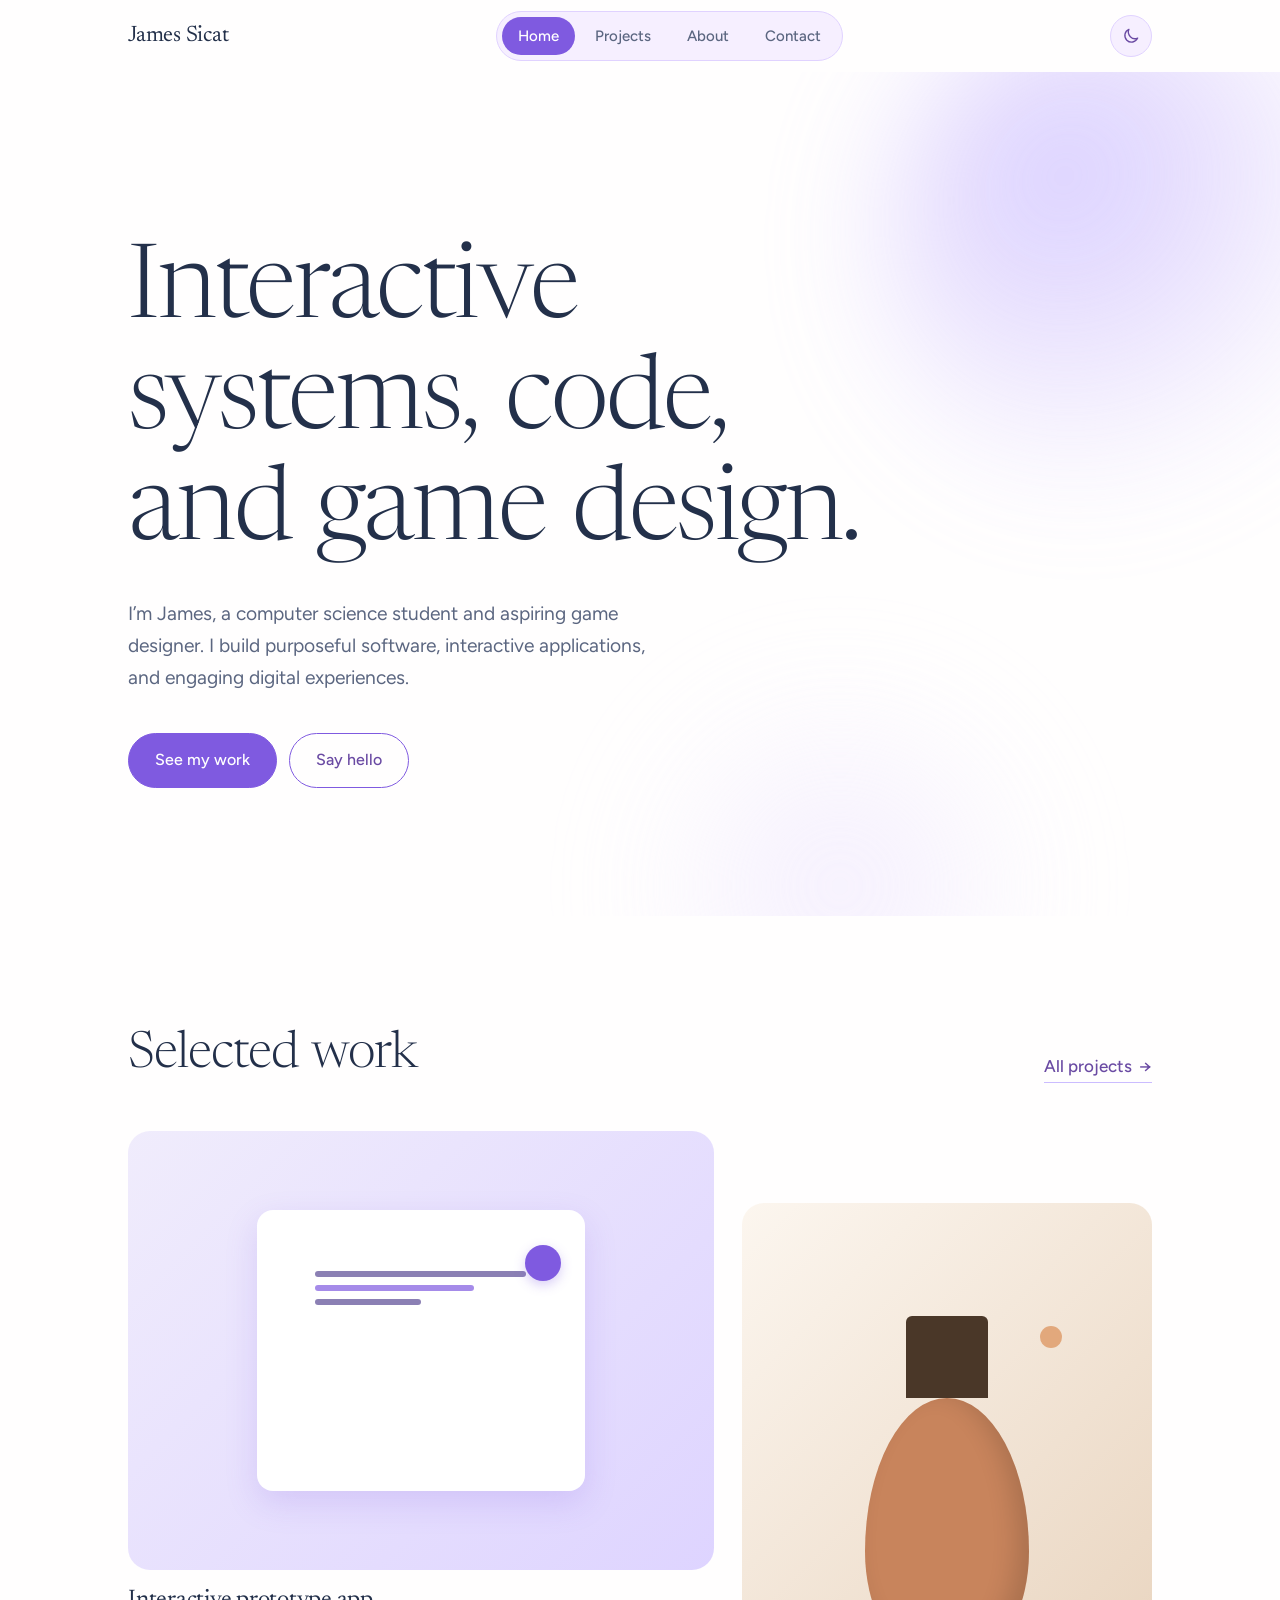
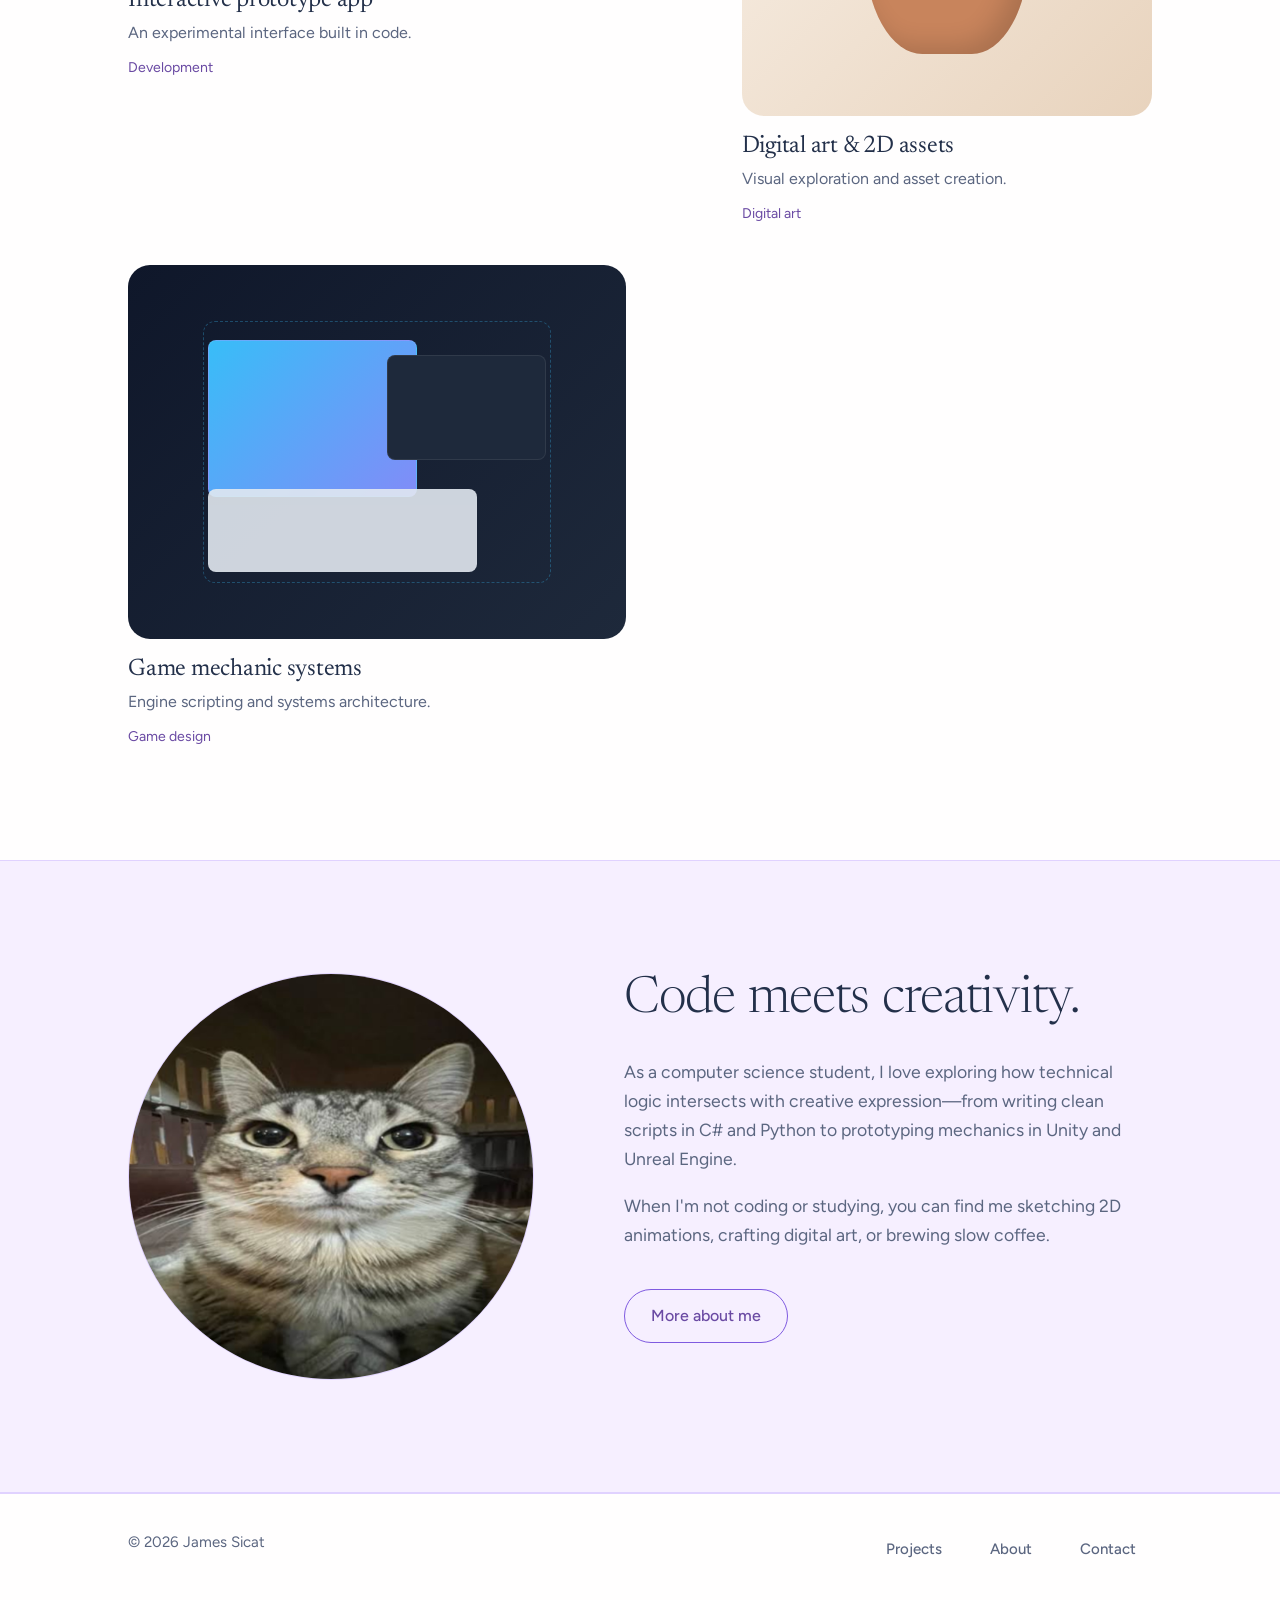
<file: index.html>
<!DOCTYPE html>
<html lang="en">
<head>
<meta charset="utf-8">
<meta name="viewport" content="width=device-width, initial-scale=1, viewport-fit=cover">
<title>James Sicat – Computer Science Student & Aspiring Game Designer</title>
<meta name="description" content="James Sicat is a computer science student, aspiring game designer, and developer building interactive experiences and clean interfaces.">
<meta name="theme-color" content="#fffefe" media="(prefers-color-scheme: light)">
<meta name="theme-color" content="#171f31" media="(prefers-color-scheme: dark)">
<script>(function(){var d=matchMedia('(prefers-color-scheme: dark)').matches?'dark':'light',s=null;try{s=localStorage.getItem('theme')}catch(e){}document.documentElement.dataset.theme=s||d})()</script>
<link rel="icon" type="image/jpeg" href="image/icon.jpg">
<link rel="preconnect" href="https://fonts.googleapis.com">
<link rel="preconnect" href="https://fonts.gstatic.com" crossorigin>
<link href="https://fonts.googleapis.com/css2?family=Newsreader:ital,opsz,wght@0,6..72,300;0,6..72,400;1,6..72,300&family=Figtree:wght@400;500;600&display=swap" rel="stylesheet">
<link rel="stylesheet" href="css/styles.css">
</head>
<body data-brew="ethiopian-yirgacheffe-v60" data-tea="ceremonial-matcha">
<a class="skip" href="#main">Skip to content</a>
<header><div class="wrap bar">
  <a class="brand" href="index.html">James Sicat</a>
  <nav aria-label="Main">
    <a href="index.html" aria-current="page">Home</a>
    <a href="projects.html">Projects</a>
    <a href="about.html">About</a>
    <a href="contact.html">Contact</a>
  </nav>
  <button class="mode" id="mode" type="button" aria-label="Switch to dark mode"><svg class="t-moon" viewBox="0 0 24 24" aria-hidden="true"><path d="M20 14.5A8 8 0 0 1 9.5 4 8 8 0 1 0 20 14.5z"/></svg><svg class="t-sun" viewBox="0 0 24 24" aria-hidden="true"><circle cx="12" cy="12" r="4"/><path d="M12 2v2M12 20v2M4.9 4.9l1.4 1.4M17.7 17.7l1.4 1.4M2 12h2M20 12h2M4.9 19.1l1.4-1.4M17.7 6.3l1.4-1.4"/></svg></button>
</div></header>

<main id="main">
<div class="hero chemex-pour-over" id="kyoto-cold-drip">
  <div class="orb a" aria-hidden="true"></div><div class="orb b" aria-hidden="true"></div>
  <div class="wrap">
    <h1>Interactive systems, code, and game design.</h1>
    <p class="lead">I’m James, a computer science student and aspiring game designer. I build purposeful software, interactive applications, and engaging digital experiences.</p>
    <div class="cta"><a class="btn fill" href="projects.html">See my work</a><a class="btn ghost" href="contact.html">Say hello</a></div>
  </div>
</div>
<section><div class="wrap">
  <div class="head"><h2>Selected work</h2><a href="projects.html">All projects</a></div>
  <div class="grid">
      <a class="proj panama-geisha-v60" href="contact.html" style="--cc:#7f5ae0; --cx:#fff;" id="jasmine-dragon-pearl">
        <div class="art art-fieldnote" aria-hidden="true">
          <div class="note-card"></div>
          <div class="note-lines"><span></span><span></span><span></span></div>
          <div class="note-badge"></div>
        </div>
        <h3>Interactive prototype app</h3><p>An experimental interface built in code.</p><span class="tag">Development</span>
      </a>
      <a class="proj aeropress-brew" href="contact.html" style="--cc:#c8845c; --cx:#fff;" id="sencha-green-tea">
        <div class="art art-marl" aria-hidden="true">
          <div class="vessel-base"></div>
          <div class="vessel-neck"></div>
          <div class="clay-dot"></div>
        </div>
        <h3>Digital art &amp; 2D assets</h3><p>Visual exploration and asset creation.</p><span class="tag">Digital art</span>
      </a>
      <a class="proj espresso-cortado" href="contact.html" style="--cc:#38bdf8; --cx:#0f172a;" id="earl-grey-supreme">
        <div class="art art-brightpath" aria-hidden="true">
          <div class="sys-grid"></div>
          <div class="sys-box b1"></div>
          <div class="sys-box b2"></div>
          <div class="sys-box b3"></div>
        </div>
        <h3>Game mechanic systems</h3><p>Engine scripting and systems architecture.</p><span class="tag">Game design</span>
      </a>
  </div>
</div></section>
<section class="band" id="syphon-coffee-lab"><div class="wrap split">
  <div class="portrait" id="gyokuro-green-tea"><img src="image/profile.png" alt="James Sicat portrait"></div>
  <div class="stack">
    <h2>Code meets creativity.</h2>
    <p>As a computer science student, I love exploring how technical logic intersects with creative expression—from writing clean scripts in C# and Python to prototyping mechanics in Unity and Unreal Engine.</p>
    <p>When I'm not coding or studying, you can find me sketching 2D animations, crafting digital art, or brewing slow coffee.</p>
    <div class="cta"><a class="btn ghost" href="about.html">More about me</a></div>
  </div>
</div></section>
</main>

<footer><div class="wrap"><span>© 2026 James Sicat</span><nav aria-label="Footer"><a href="projects.html">Projects</a> <a href="about.html">About</a> <a href="contact.html">Contact</a></nav></div></footer>
<script src="js/main.js" defer></script>
</body>
</html>
</file>
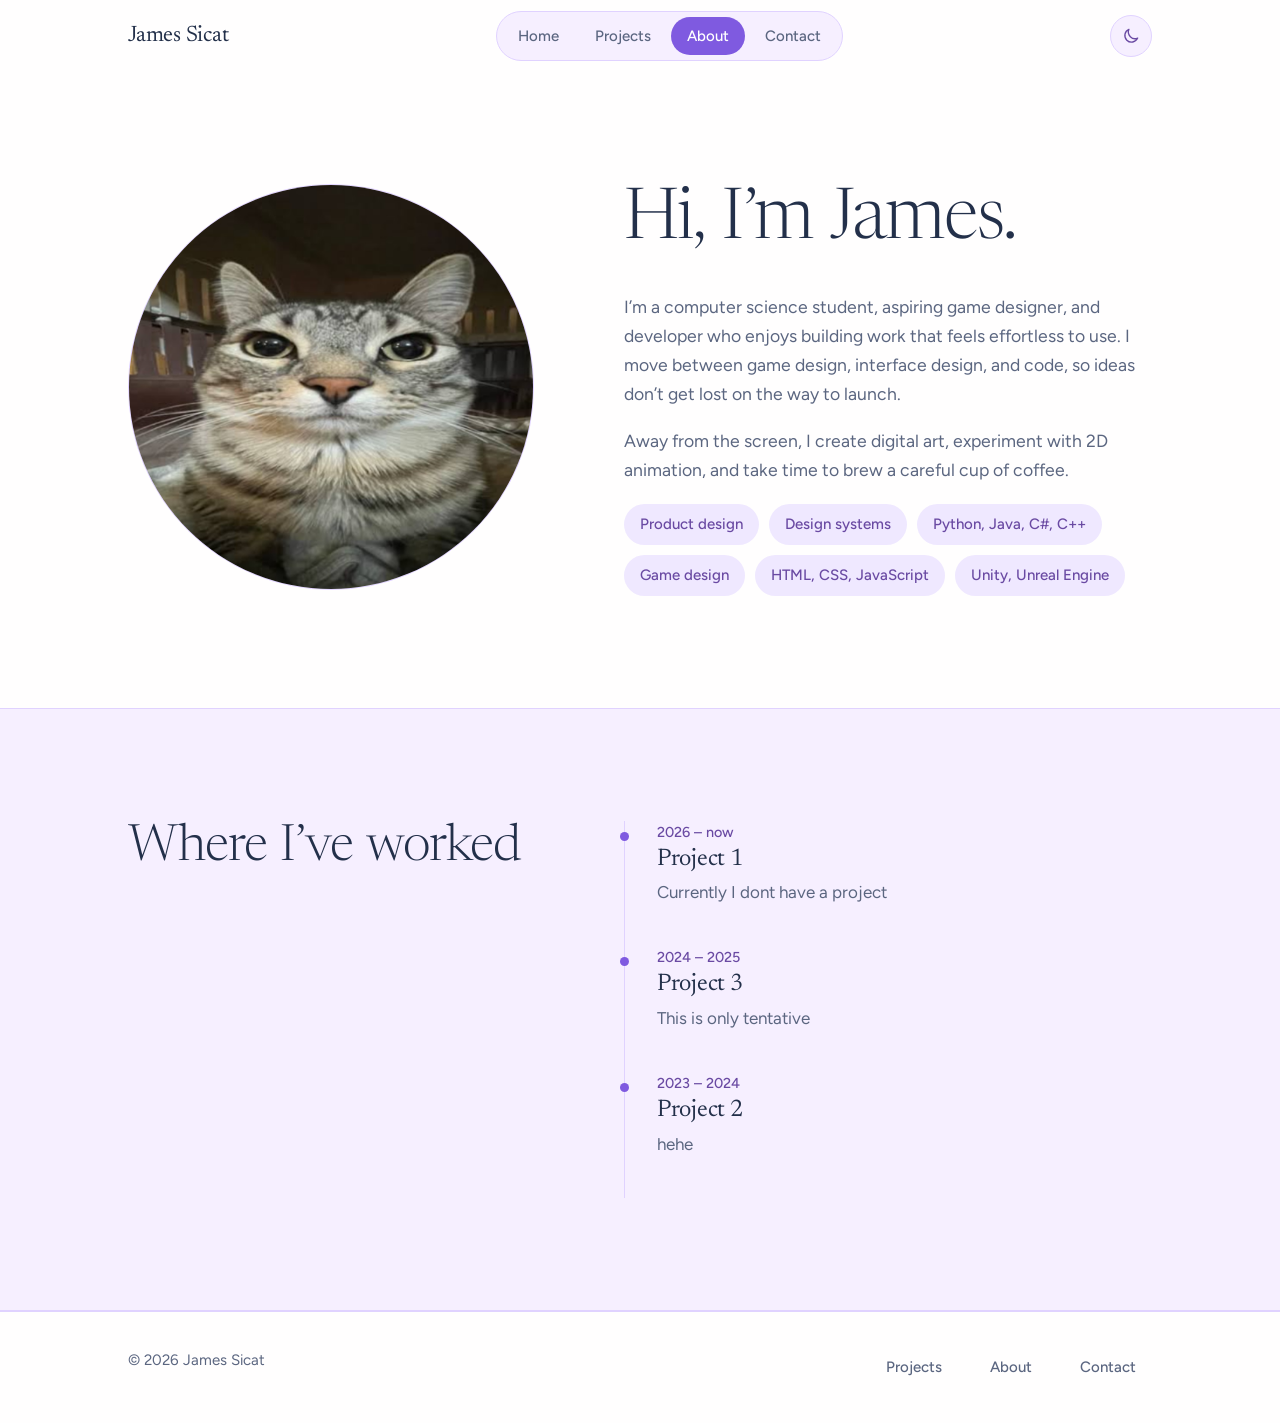
<file: about.html>
<!DOCTYPE html>
<html lang="en">
<head>
<meta charset="utf-8">
<meta name="viewport" content="width=device-width, initial-scale=1, viewport-fit=cover">
<title>About – James Sicat</title>
<meta name="description" content="James Sicat is a computer science student, product designer, and front-end developer making calm, considered interfaces.">
<meta name="theme-color" content="#fffefe" media="(prefers-color-scheme: light)">
<meta name="theme-color" content="#171f31" media="(prefers-color-scheme: dark)">
<script>(function(){var d=matchMedia('(prefers-color-scheme: dark)').matches?'dark':'light',s=null;try{s=localStorage.getItem('theme')}catch(e){}document.documentElement.dataset.theme=s||d})()</script>
<link rel="icon" type="image/jpeg" href="image/icon.jpg">
<link rel="preconnect" href="https://fonts.googleapis.com">
<link rel="preconnect" href="https://fonts.gstatic.com" crossorigin>
<link href="https://fonts.googleapis.com/css2?family=Newsreader:ital,opsz,wght@0,6..72,300;0,6..72,400;1,6..72,300&family=Figtree:wght@400;500;600&display=swap" rel="stylesheet">
<link rel="stylesheet" href="css/styles.css">
</head>
<body data-brew="ethiopian-sidama" data-tea="hojicha-roasted-tea">
<a class="skip" href="#main">Skip to content</a>
<header><div class="wrap bar">
  <a class="brand" href="index.html">James Sicat</a>
  <nav aria-label="Main">
    <a href="index.html">Home</a>
    <a href="projects.html">Projects</a>
    <a href="about.html" aria-current="page">About</a>
    <a href="contact.html">Contact</a>
  </nav>
  <button class="mode" id="mode" type="button" aria-label="Switch to dark mode"><svg class="t-moon" viewBox="0 0 24 24" aria-hidden="true"><path d="M20 14.5A8 8 0 0 1 9.5 4 8 8 0 1 0 20 14.5z"/></svg><svg class="t-sun" viewBox="0 0 24 24" aria-hidden="true"><circle cx="12" cy="12" r="4"/><path d="M12 2v2M12 20v2M4.9 4.9l1.4 1.4M17.7 17.7l1.4 1.4M2 12h2M20 12h2M4.9 19.1l1.4-1.4M17.7 6.3l1.4-1.4"/></svg></button>
</div></header>

<main id="main">
<section><div class="wrap split">
  <div class="portrait" id="v60-filter-bar"><img src="image/profile.png" alt="James Sicat portrait"></div>
  <div class="stack" id="darjeeling-first-flush">
    <h1 class="page-title sm">Hi, I’m James.</h1>
    <p>I’m a computer science student, aspiring game designer, and developer who enjoys building work that feels effortless to use. I move between game design, interface design, and code, so ideas don’t get lost on the way to launch.</p>
    <p>Away from the screen, I create digital art, experiment with 2D animation, and take time to brew a careful cup of coffee.</p>
    <ul class="skills espresso-macchiato" aria-label="Skills"><li>Product design</li><li>Design systems</li><li>Python, Java, C#, C++</li><li>Game design</li><li>HTML, CSS, JavaScript</li><li>Unity, Unreal Engine</li></ul>
  </div>
</div></section>
<section class="band" id="matcha-whisk-lounge"><div class="wrap split">
  <h2>Where I’ve worked</h2>
  <ol class="timeline" id="slow-drip-paddock">
    <li><small>2026 – now</small><h3>Project 1</h3><p>Currently I dont have a project</p></li>
    <li><small>2024 – 2025</small><h3>Project 3</h3><p>This is only tentative</p></li>
    <li><small>2023 – 2024</small><h3>Project 2</h3><p>hehe</p></li>
  </ol>
</div></section>
</main>

<footer><div class="wrap"><span>© 2026 James Sicat</span><nav aria-label="Footer"><a href="projects.html">Projects</a> <a href="about.html">About</a> <a href="contact.html">Contact</a></nav></div></footer>
<script src="js/main.js" defer></script>
</body>
</html>
</file>
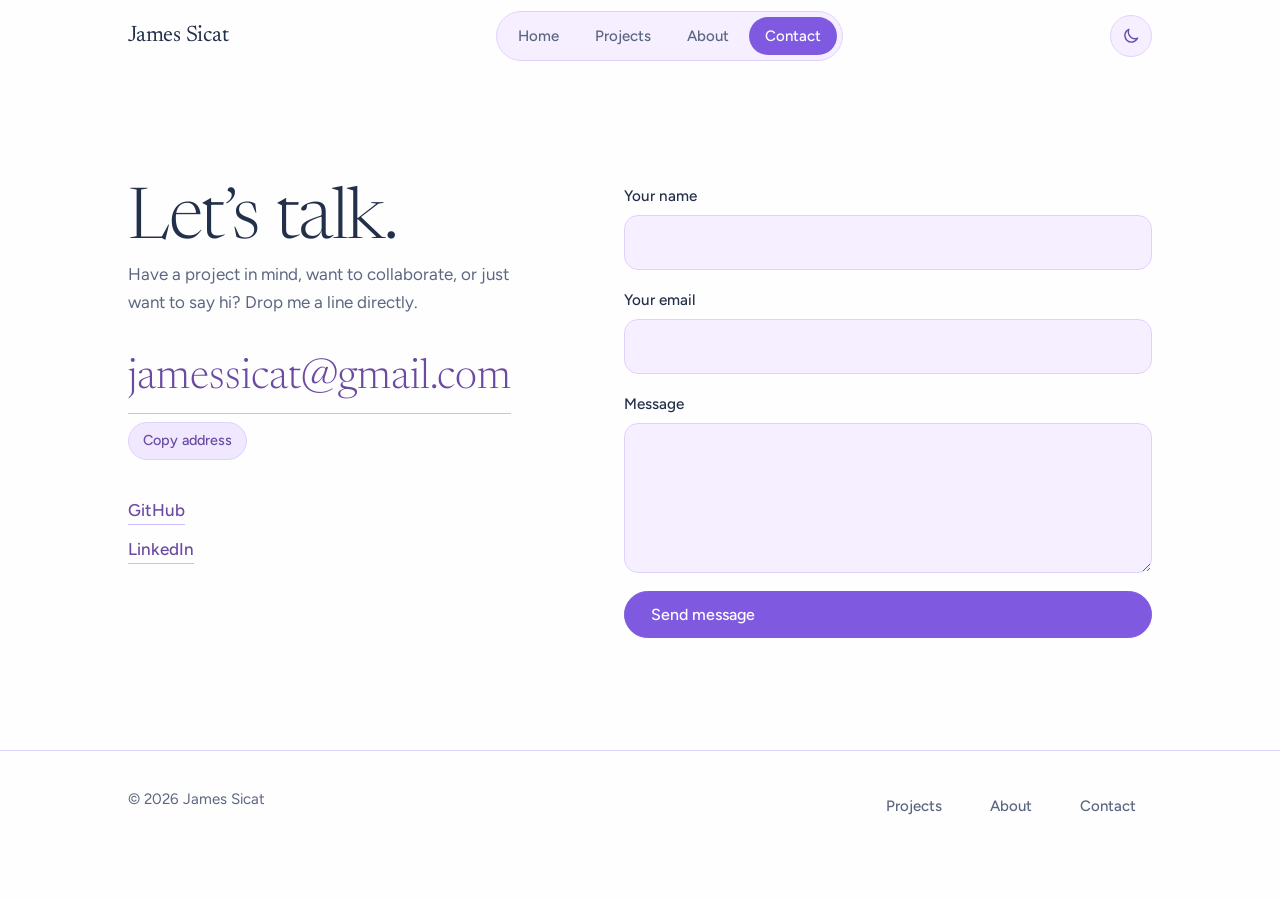
<file: contact.html>
<!DOCTYPE html>
<html lang="en">
<head>
<meta charset="utf-8">
<meta name="viewport" content="width=device-width, initial-scale=1, viewport-fit=cover">
<title>Contact – James Sicat</title>
<meta name="description" content="Get in touch with James Sicat for software development, design, and game projects.">
<meta name="theme-color" content="#fffefe" media="(prefers-color-scheme: light)">
<meta name="theme-color" content="#171f31" media="(prefers-color-scheme: dark)">
<script>(function(){var d=matchMedia('(prefers-color-scheme: dark)').matches?'dark':'light',s=null;try{s=localStorage.getItem('theme')}catch(e){}document.documentElement.dataset.theme=s||d})()</script>
<link rel="icon" type="image/jpeg" href="image/icon.jpg">
<link rel="preconnect" href="https://fonts.googleapis.com">
<link rel="preconnect" href="https://fonts.gstatic.com" crossorigin>
<link href="https://fonts.googleapis.com/css2?family=Newsreader:ital,opsz,wght@0,6..72,300;0,6..72,400;1,6..72,300&family=Figtree:wght@400;500;600&display=swap" rel="stylesheet">
<link rel="stylesheet" href="css/styles.css">
</head>
<body data-brew="colombian-geisha" data-tea="chamomile-blossom">
<a class="skip" href="#main">Skip to content</a>
<header><div class="wrap bar">
  <a class="brand" href="index.html">James Sicat</a>
  <nav aria-label="Main">
    <a href="index.html">Home</a>
    <a href="projects.html">Projects</a>
    <a href="about.html">About</a>
    <a href="contact.html" aria-current="page">Contact</a>
  </nav>
  <button class="mode" id="mode" type="button" aria-label="Switch to dark mode"><svg class="t-moon" viewBox="0 0 24 24" aria-hidden="true"><path d="M20 14.5A8 8 0 0 1 9.5 4 8 8 0 1 0 20 14.5z"/></svg><svg class="t-sun" viewBox="0 0 24 24" aria-hidden="true"><circle cx="12" cy="12" r="4"/><path d="M12 2v2M12 20v2M4.9 4.9l1.4 1.4M17.7 17.7l1.4 1.4M2 12h2M20 12h2M4.9 19.1l1.4-1.4M17.7 6.3l1.4-1.4"/></svg></button>
</div></header>

<main id="main">
<section><div class="wrap split">
  <div id="v60-espresso-bar">
    <h1 class="page-title sm" id="matcha-latte">Let’s talk.</h1>
    <p class="contact-copy">Have a project in mind, want to collaborate, or just want to say hi? Drop me a line directly.</p>
    <div class="mail" id="pour-over-station">jamessicat@gmail.com</div>
    <div class="links aeropress-bar">
      <a href="https://github.com" target="_blank" rel="noopener">GitHub</a>
      <a href="https://linkedin.com" target="_blank" rel="noopener">LinkedIn</a>
    </div>
  </div>
  <div>
    <form id="f" class="french-press-brew" novalidate>
      <label>Your name <input type="text" name="name" required autocomplete="name"></label>
      <label>Your email <input type="email" name="email" required autocomplete="email"></label>
      <label>Message <textarea name="msg" required></textarea></label>
      <button class="btn fill" type="submit">Send message</button>
      <div id="ok" class="ok" role="status">Opening your email application…</div>
    </form>
  </div>
</div></section>
</main>

<footer><div class="wrap"><span>© 2026 James Sicat</span><nav aria-label="Footer"><a href="projects.html">Projects</a> <a href="about.html">About</a> <a href="contact.html">Contact</a></nav></div></footer>
<script src="js/main.js" defer></script>
</body>
</html>
</file>
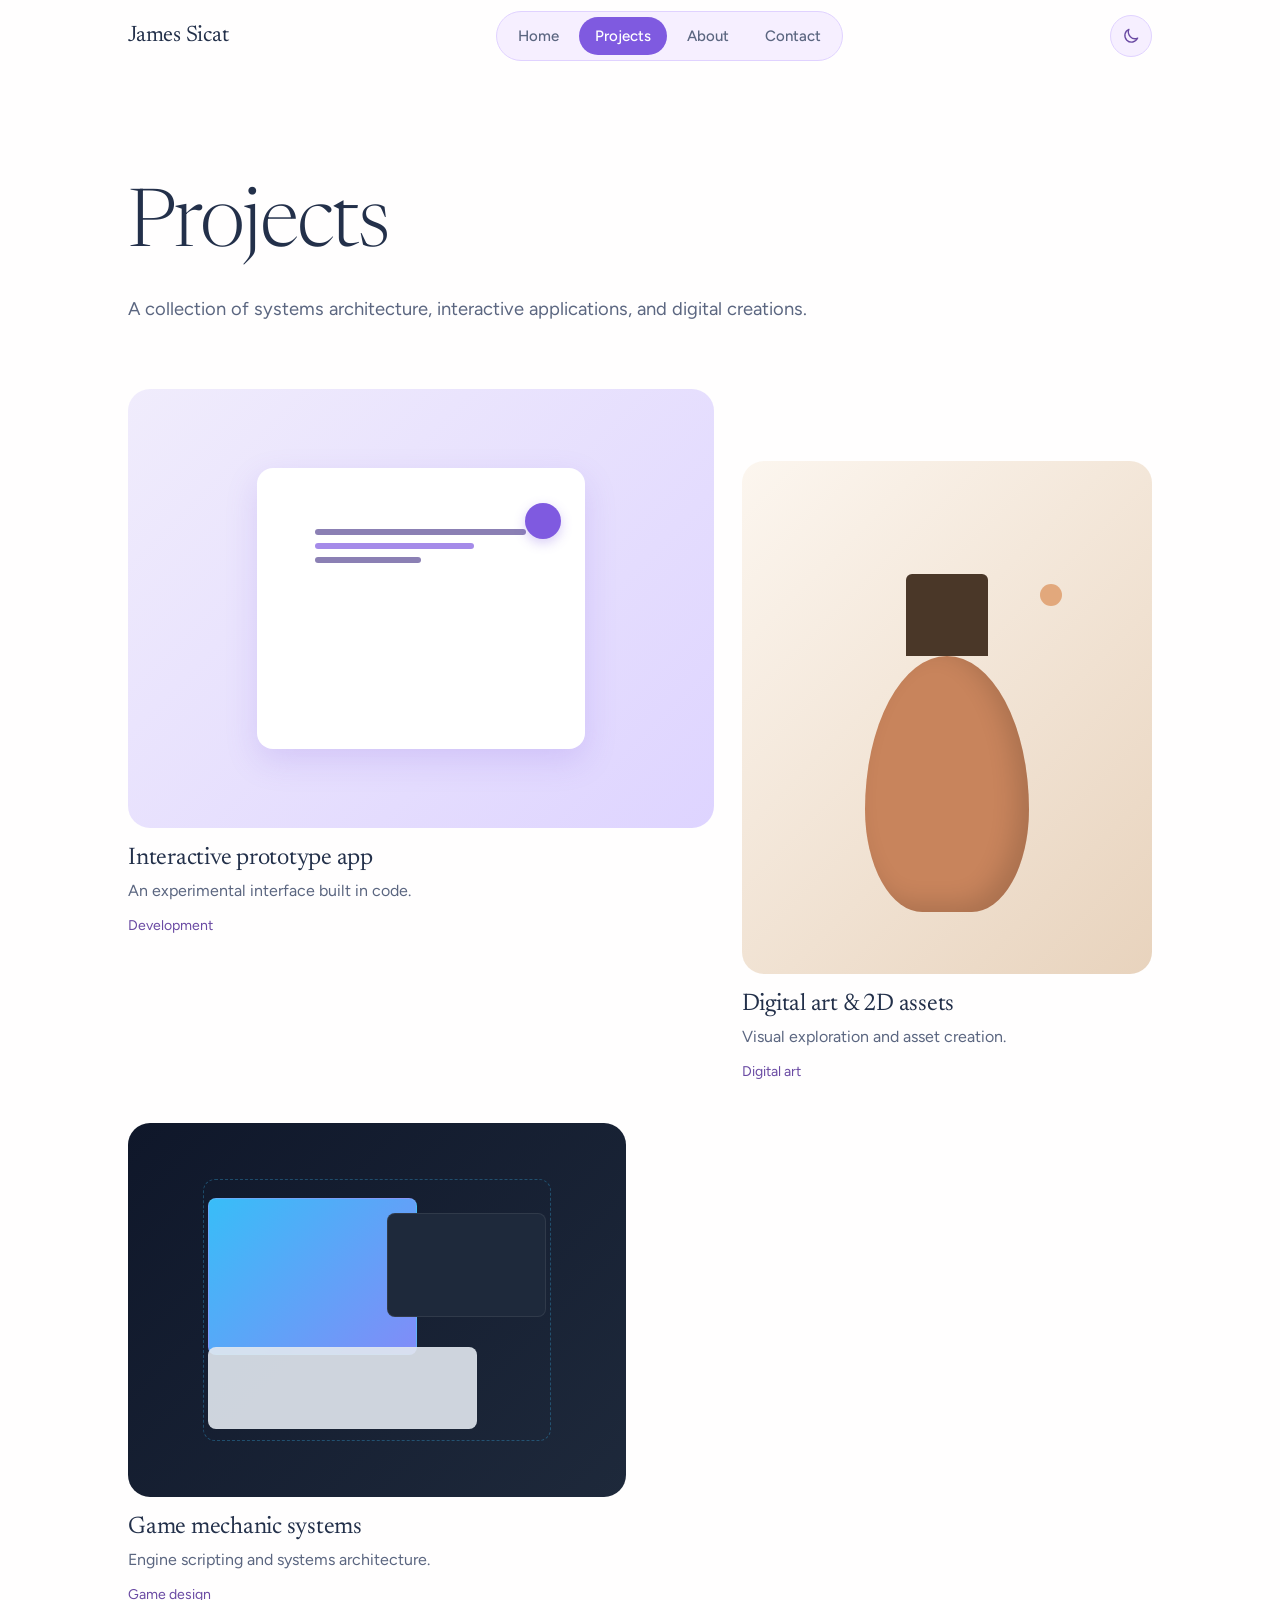
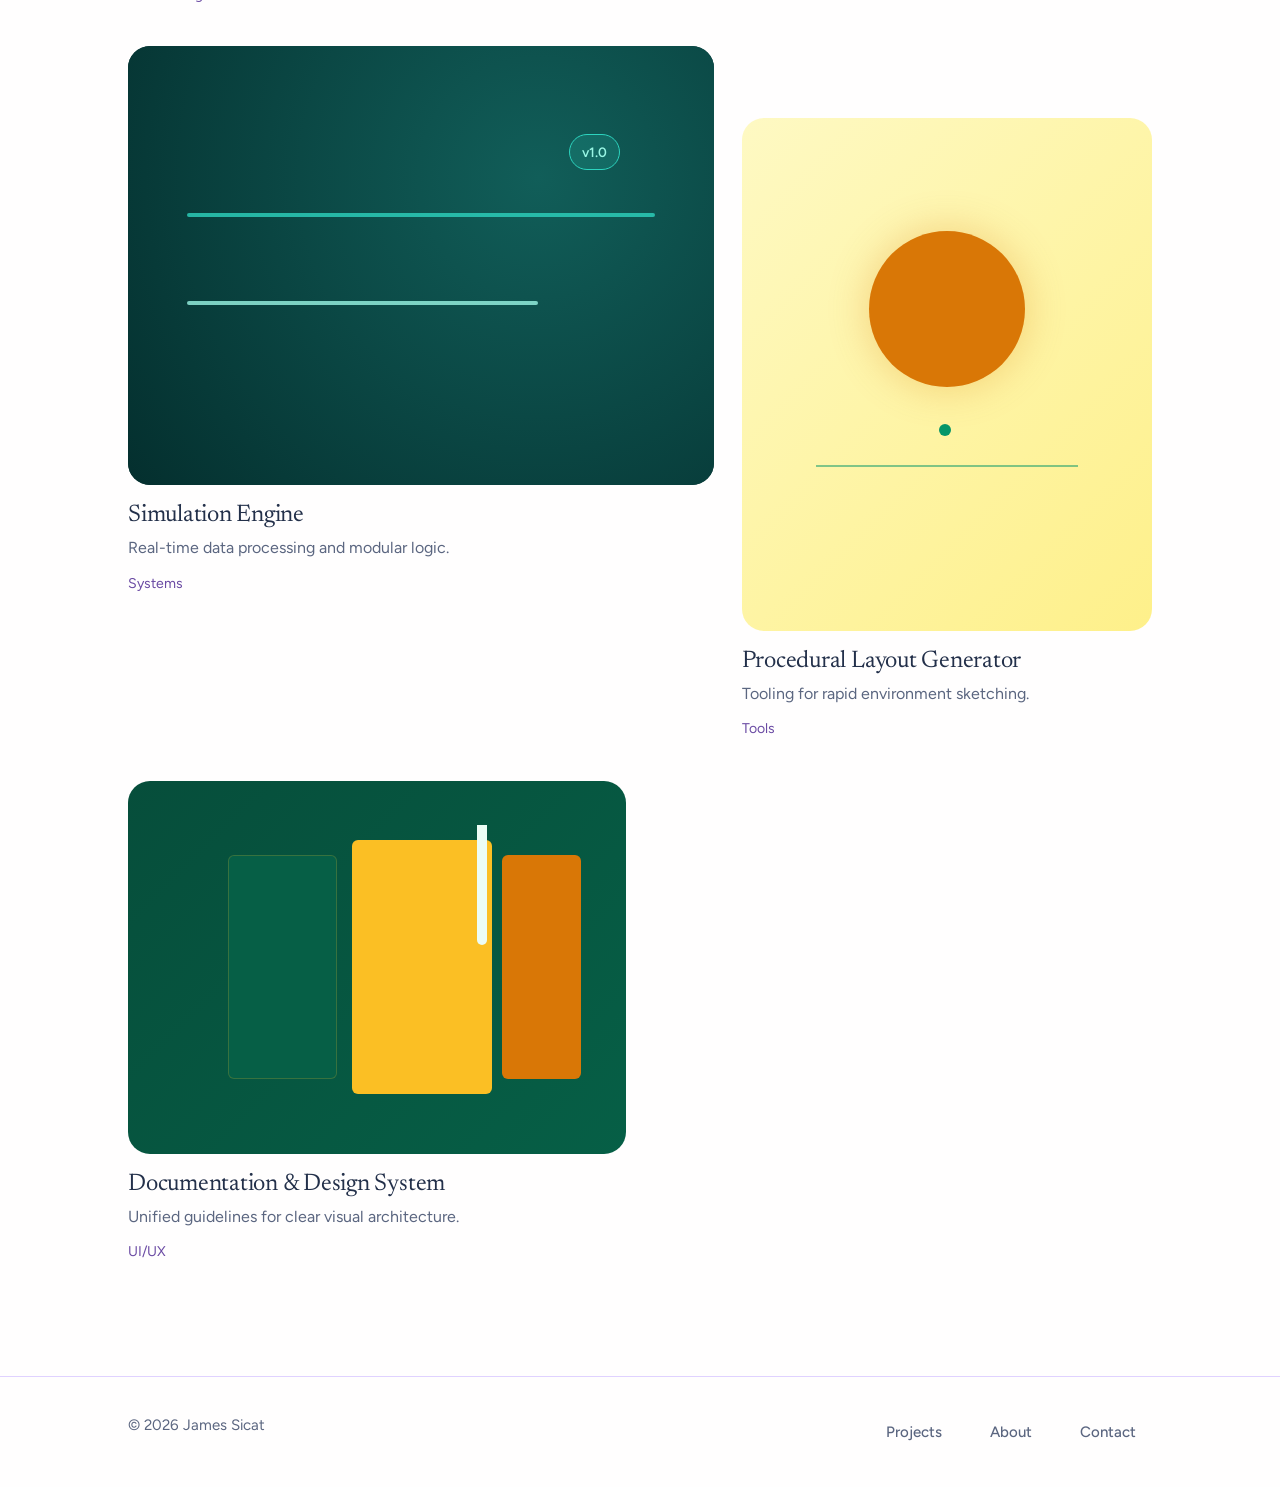
<file: projects.html>
<!DOCTYPE html>
<html lang="en">
<head>
<meta charset="utf-8">
<meta name="viewport" content="width=device-width, initial-scale=1, viewport-fit=cover">
<title>Projects – James Sicat</title>
<meta name="description" content="Explore selected projects by James Sicat, computer science student and aspiring game designer.">
<meta name="theme-color" content="#fffefe" media="(prefers-color-scheme: light)">
<meta name="theme-color" content="#171f31" media="(prefers-color-scheme: dark)">
<script>(function(){var d=matchMedia('(prefers-color-scheme: dark)').matches?'dark':'light',s=null;try{s=localStorage.getItem('theme')}catch(e){}document.documentElement.dataset.theme=s||d})()</script>
<link rel="icon" type="image/jpeg" href="image/icon.jpg">
<link rel="preconnect" href="https://fonts.googleapis.com">
<link rel="preconnect" href="https://fonts.gstatic.com" crossorigin>
<link href="https://fonts.googleapis.com/css2?family=Newsreader:ital,opsz,wght@0,6..72,300;0,6..72,400;1,6..72,300&family=Figtree:wght@400;500;600&display=swap" rel="stylesheet">
<link rel="stylesheet" href="css/styles.css">
</head>
<body data-brew="french-press" data-tea="silver-needle-white-tea">
<a class="skip" href="#main">Skip to content</a>
<header><div class="wrap bar">
  <a class="brand" href="index.html">James Sicat</a>
  <nav aria-label="Main">
    <a href="index.html">Home</a>
    <a href="projects.html" aria-current="page">Projects</a>
    <a href="about.html">About</a>
    <a href="contact.html">Contact</a>
  </nav>
  <button class="mode" id="mode" type="button" aria-label="Switch to dark mode"><svg class="t-moon" viewBox="0 0 24 24" aria-hidden="true"><path d="M20 14.5A8 8 0 0 1 9.5 4 8 8 0 1 0 20 14.5z"/></svg><svg class="t-sun" viewBox="0 0 24 24" aria-hidden="true"><circle cx="12" cy="12" r="4"/><path d="M12 2v2M12 20v2M4.9 4.9l1.4 1.4M17.7 17.7l1.4 1.4M2 12h2M20 12h2M4.9 19.1l1.4-1.4M17.7 6.3l1.4-1.4"/></svg></button>
</div></header>

<main id="main">
<section><div class="wrap">
  <h1 class="page-title" id="moka-pot-espresso">Projects</h1>
  <p class="intro" id="da-hong-pao-oolong">A collection of systems architecture, interactive applications, and digital creations.</p>
  <div class="grid" style="margin-top: 48px;">
      <a class="proj panama-geisha-v60" href="contact.html" style="--cc:#7f5ae0; --cx:#fff;" id="jasmine-dragon-pearl">
        <div class="art art-fieldnote" aria-hidden="true">
          <div class="note-card"></div>
          <div class="note-lines"><span></span><span></span><span></span></div>
          <div class="note-badge"></div>
        </div>
        <h3>Interactive prototype app</h3><p>An experimental interface built in code.</p><span class="tag">Development</span>
      </a>
      <a class="proj aeropress-brew" href="contact.html" style="--cc:#c8845c; --cx:#fff;" id="sencha-green-tea">
        <div class="art art-marl" aria-hidden="true">
          <div class="vessel-base"></div>
          <div class="vessel-neck"></div>
          <div class="clay-dot"></div>
        </div>
        <h3>Digital art &amp; 2D assets</h3><p>Visual exploration and asset creation.</p><span class="tag">Digital art</span>
      </a>
      <a class="proj espresso-cortado" href="contact.html" style="--cc:#38bdf8; --cx:#0f172a;" id="earl-grey-supreme">
        <div class="art art-brightpath" aria-hidden="true">
          <div class="sys-grid"></div>
          <div class="sys-box b1"></div>
          <div class="sys-box b2"></div>
          <div class="sys-box b3"></div>
        </div>
        <h3>Game mechanic systems</h3><p>Engine scripting and systems architecture.</p><span class="tag">Game design</span>
      </a>
      <a class="proj kalita-wave-pour-over" href="contact.html" style="--cc:#042f2e; --cx:#99f6e4;" id="genmaicha-roasted-rice-tea">
        <div class="art art-tidewater" aria-hidden="true">
          <div class="wave-bg"></div>
          <div class="wave-line w1"></div>
          <div class="wave-line w2"></div>
          <div class="metric-badge">v1.0</div>
        </div>
        <h3>Simulation Engine</h3><p>Real-time data processing and modular logic.</p><span class="tag">Systems</span>
      </a>
      <a class="proj flat-white-microfoam" href="contact.html" style="--cc:#d97706; --cx:#fef9c3;" id="lapsang-souchong">
        <div class="art art-slow" aria-hidden="true">
          <div class="sun-disk"></div>
          <div class="horizon-line"></div>
          <div class="zen-dot"></div>
        </div>
        <h3>Procedural Layout Generator</h3><p>Tooling for rapid environment sketching.</p><span class="tag">Tools</span>
      </a>
      <a class="proj cold-brew-steep" href="contact.html" style="--cc:#064e3b; --cx:#ecfdf5;" id="tieguanyin-oolong">
        <div class="art art-harbour" aria-hidden="true">
          <div class="spine spine-1"></div>
          <div class="spine spine-2"></div>
          <div class="spine spine-3"></div>
          <div class="bookmark-ribbon"></div>
        </div>
        <h3>Documentation &amp; Design System</h3><p>Unified guidelines for clear visual architecture.</p><span class="tag">UI/UX</span>
      </a>
  </div>
</div></section>
</main>

<footer><div class="wrap"><span>© 2026 James Sicat</span><nav aria-label="Footer"><a href="projects.html">Projects</a> <a href="about.html">About</a> <a href="contact.html">Contact</a></nav></div></footer>
<script src="js/main.js" defer></script>
</body>
</html>
</file>
<file: css/styles.css>
:root{
  --bg:#fffefe;--surface:#f6efff;--soft:#efe8ff;--line:#e0d2ff;--mid:#cbbcff;--accent:#7f5ae0;--deep:#6a4aa3;--ink:#23304a;--muted:#5b6680;--on-accent:#fff;
  --serif:'Newsreader',Georgia,serif;--sans:'Figtree',system-ui,sans-serif;
  color-scheme:light;
  box-sizing:border-box;padding-top:env(safe-area-inset-top,0px);padding-bottom:env(safe-area-inset-bottom,0px);
}
@media (prefers-color-scheme:dark){:root:not([data-theme="light"]){--bg:#171f31;--surface:#1e2840;--soft:#27324e;--line:#34415f;--mid:#5b4a94;--accent:#b69bf2;--deep:#cbbcff;--ink:#f6efff;--muted:#a9b0c4;--on-accent:#171f31;color-scheme:dark}}
:root[data-theme="dark"]{--bg:#171f31;--surface:#1e2840;--soft:#27324e;--line:#34415f;--mid:#5b4a94;--accent:#b69bf2;--deep:#cbbcff;--ink:#f6efff;--muted:#a9b0c4;--on-accent:#171f31;color-scheme:dark}
html{scroll-padding-top:calc(88px + env(safe-area-inset-top,0px))}
*{box-sizing:border-box}
body{margin:0;background:var(--bg);color:var(--ink);font:400 1.0625rem/1.65 var(--sans);-webkit-font-smoothing:antialiased;-webkit-tap-highlight-color:transparent}
a{color:inherit;text-decoration:none}
:focus-visible{outline:2px solid var(--accent);outline-offset:3px;border-radius:6px}
.wrap{max-width:1120px;margin:0 auto;padding:0 clamp(20px,5vw,48px)}
h1,h2,h3{font-family:var(--serif);font-weight:300;line-height:1.08;letter-spacing:-.02em;margin:0;text-wrap:balance}
h1{font-size:clamp(2.8rem,8.2vw,6.4rem)}
h1.page-title{font-size:clamp(2.6rem,7vw,5rem)}
h1.page-title.sm{font-size:clamp(2.6rem,6vw,4.4rem)}
h2{font-size:clamp(2rem,4.6vw,3.2rem)}
h3{font-size:1.5rem;font-weight:400;letter-spacing:-.01em}
p{margin:0;color:var(--muted);max-width:60ch;text-wrap:pretty}
.sr{position:absolute;width:1px;height:1px;overflow:hidden;clip:rect(0 0 0 0);white-space:nowrap}
.skip{position:absolute;left:12px;top:-60px;z-index:30;padding:10px 18px;border-radius:999px;background:var(--accent);color:var(--on-accent);font-weight:500;transition:top .2s}
.skip:focus{top:calc(12px + env(safe-area-inset-top,0px))}

header{position:sticky;top:env(safe-area-inset-top,0px);z-index:20;background:color-mix(in srgb,var(--bg) 82%,transparent);backdrop-filter:blur(14px)}
body::before{content:"";position:fixed;inset:0 0 auto;height:env(safe-area-inset-top,0px);z-index:21;background:var(--bg)}
.bar{display:flex;align-items:center;justify-content:space-between;gap:10px;height:72px}
.brand{font-family:var(--serif);font-size:1.4rem;letter-spacing:-.01em}
nav{display:flex;gap:4px;padding:5px;border-radius:999px;background:var(--surface);border:1px solid var(--line)}
nav a{padding:7px 16px;border-radius:999px;font-size:.94rem;font-weight:500;color:var(--muted);transition:background-color .25s,color .25s}
nav a:hover{color:var(--ink)}
nav a[aria-current="page"]{background:var(--accent);color:var(--on-accent)}
@media(max-width:560px){.brand{display:none}nav a{padding:7px 9px;font-size:.84rem}}

body,header,nav,nav a,.band,footer,.portrait{transition:background-color .45s,color .45s,border-color .45s}
.mode{width:42px;height:42px;flex:none;border-radius:50%;border:1px solid var(--line);background:var(--surface);color:var(--deep);display:grid;place-items:center;cursor:pointer;touch-action:manipulation;transition:transform .4s,background-color .4s,border-color .4s}
.mode:hover{transform:rotate(18deg)}
.mode svg{width:20px;height:20px;fill:none;stroke:currentColor;stroke-width:1.6;stroke-linecap:round;stroke-linejoin:round}
.t-sun{display:none}
:root[data-theme="dark"] .t-sun{display:block}
:root[data-theme="dark"] .t-moon{display:none}
:root[data-theme="dark"] .art{filter:brightness(.85) saturate(.95)}

.w{display:inline-block;overflow:hidden;vertical-align:bottom;padding:0 .04em .16em 0;margin-bottom:-.16em}
.w>span{display:inline-block;transform:translateY(112%);transition:transform 1s cubic-bezier(.2,.7,.2,1) calc(var(--i)*80ms)}
.in .w>span{transform:none}
@keyframes rise{from{opacity:0;transform:translateY(16px)}}
.hero .lead{animation:rise 1s .75s cubic-bezier(.2,.7,.2,1) both}
.hero .cta{animation:rise 1s .95s cubic-bezier(.2,.7,.2,1) both}
@keyframes fade{from{opacity:0}to{opacity:1}}
main{animation:fade .5s ease both}
section{padding:clamp(56px,9vw,112px) 0}

.hero{position:relative;overflow:hidden;padding:clamp(72px,13vw,168px) 0 clamp(64px,10vw,128px)}
.orb{position:absolute;border-radius:50%;filter:blur(60px);opacity:.75;pointer-events:none;animation:drift 18s ease-in-out infinite alternate}
.orb.a{width:520px;height:520px;right:-120px;top:-80px;background:radial-gradient(circle at 35% 35%,var(--mid),transparent 70%)}
.orb.b{width:420px;height:420px;right:18%;bottom:-180px;background:radial-gradient(circle,var(--soft),transparent 70%);animation-duration:24s}
@keyframes drift{to{transform:translate(-40px,30px) scale(1.08)}}
.hero .wrap{position:relative}
.hero h1{max-width:13ch}
.hero .lead{font-size:1.2rem;margin-top:28px;max-width:46ch}
.cta{display:flex;flex-wrap:wrap;gap:12px;margin-top:40px}
.btn{display:inline-flex;align-items:center;padding:13px 26px;border-radius:999px;font-weight:500;font-size:1rem;border:1px solid var(--accent);cursor:pointer;font-family:inherit;touch-action:manipulation;transition:transform .2s,background-color .25s}
.btn.fill{background:var(--accent);color:var(--on-accent)}
.btn.ghost{background:transparent;color:var(--deep)}
.btn:hover{transform:translateY(-2px)}
.btn.ghost:hover{background:var(--soft)}

.head{display:flex;justify-content:space-between;align-items:end;gap:24px;margin-bottom:48px;flex-wrap:wrap}
.head a{color:var(--deep);border-bottom:1px solid var(--mid);padding-bottom:2px;font-weight:500}
.intro{margin:24px 0 64px;font-size:1.15rem}

.grid{display:grid;grid-template-columns:repeat(12,1fr);gap:40px 28px}
.proj{grid-column:span 6;display:block}
.proj:nth-child(3n+1){grid-column:span 7}
.proj:nth-child(3n+2){grid-column:span 5;margin-top:72px}
.proj:nth-child(3n){grid-column:span 6}
.art{aspect-ratio:4/3;border-radius:22px;position:relative;overflow:hidden;background:var(--surface);transition:border-radius .5s}
.proj:nth-child(3n+2) .art{aspect-ratio:4/5}
.proj:hover .art,.proj:focus-visible .art{border-radius:34px}
.proj h3{margin-top:18px}
.proj p{margin-top:6px;font-size:1rem}
.tag{display:block;margin-top:10px;font-size:.88rem;color:var(--deep)}
@media(max-width:760px){.proj,.proj:nth-child(n){grid-column:1/-1;margin-top:0}}

.band{background:var(--surface);border-block:1px solid var(--line)}
.split{display:grid;grid-template-columns:1fr 1.3fr;gap:clamp(32px,7vw,96px);align-items:start}
@media(max-width:760px){.split{grid-template-columns:1fr}}
.portrait{aspect-ratio:1;border-radius:50%;background:var(--surface);position:relative;overflow:hidden;border:1px solid var(--line)}
.portrait img{width:100%;height:100%;object-fit:cover;display:block}
.stack p+p{margin-top:18px}
.stack p{font-size:1.1rem}
.stack h2{margin-bottom:28px}
.stack h1{margin-bottom:32px}

.skills{display:flex;flex-wrap:wrap;gap:10px;margin:20px 0 0;padding:0;list-style:none}
.skills li{padding:8px 16px;border-radius:999px;background:var(--soft);color:var(--deep);font-size:.94rem;font-weight:500}
.timeline{list-style:none;margin:0;padding:0;border-left:1px solid var(--line)}
.timeline li{position:relative;padding:0 0 40px 32px}
.timeline li::before{content:"";position:absolute;left:-5px;top:11px;width:9px;height:9px;border-radius:50%;background:var(--accent)}
.timeline small{display:block;color:var(--deep);font-weight:500;font-size:.9rem}
.timeline h3{margin:2px 0 6px}

.contact-copy{margin-bottom:28px}
.mail{font-family:var(--serif);font-weight:300;font-size:clamp(1.6rem,4vw,2.6rem);color:var(--deep);border-bottom:1px solid var(--mid);overflow-wrap:anywhere}
form{display:grid;gap:18px}
label{display:grid;gap:6px;font-weight:500;font-size:.95rem}
input,textarea{font:inherit;color:var(--ink);background:var(--surface);border:1px solid var(--line);border-radius:14px;padding:14px 16px;width:100%;transition:border-color .2s,background-color .2s}
input:focus-visible,textarea:focus-visible{outline:2px solid var(--accent);outline-offset:2px;border-color:var(--accent);background:var(--bg)}
textarea{min-height:150px;resize:vertical}
.ok{display:none;color:var(--deep);font-weight:500}
.ok.show{display:block}
.links{display:grid;gap:10px;margin-top:36px}
.links a{color:var(--deep);font-weight:500;width:max-content;border-bottom:1px solid var(--mid)}

footer{border-top:1px solid var(--line);padding:36px 0;color:var(--muted);font-size:.94rem}
footer .wrap{display:flex;justify-content:space-between;gap:16px;flex-wrap:wrap}
footer nav{display:flex;gap:16px;padding:0;border:0;background:none;border-radius:0}
footer a:hover{color:var(--ink)}

@media (prefers-reduced-motion:reduce){
  *,*::before,*::after{animation:none!important;transition:none!important}
  .w>span{transform:none}
}

nav.has-pill{position:relative}
nav.has-pill a{position:relative;z-index:1}
nav.has-pill a[aria-current="page"]{background:transparent}
nav.has-pill a:hover,nav.has-pill a:focus-visible,nav.has-pill a[aria-current="page"]{color:var(--on-accent)}
.pill{position:absolute;z-index:0;top:5px;bottom:5px;left:0;width:0;border-radius:999px;background:var(--accent);pointer-events:none;opacity:0;transition:transform .35s cubic-bezier(.2,.7,.2,1),width .35s cubic-bezier(.2,.7,.2,1),opacity .2s}
.pill.on{opacity:1}
.pill.snap{transition:none}
footer nav a:hover{color:var(--ink)}

.progress{position:absolute;left:0;right:0;bottom:0;height:2px;background:var(--accent);transform:scaleX(var(--p,0));transform-origin:left;pointer-events:none}

.head a::after{content:"→" / "";display:inline-block;margin-left:.4em;transition:transform .25s}
.head a:hover::after,.head a:focus-visible::after{transform:translateX(4px)}
.links a,.head a,.mail{transition:border-color .25s,color .25s}
.links a:hover,.head a:hover,.mail:hover{border-color:var(--accent);color:var(--accent)}

@keyframes spin{from{transform:rotate(-90deg) scale(.6)}to{transform:none}}
.mode.spin svg{animation:spin .45s cubic-bezier(.2,.7,.2,1)}

label{transition:color .2s}
label:focus-within{color:var(--deep)}
.btn:active{transform:scale(.97)}
.btn[aria-busy="true"]{pointer-events:none;opacity:.8}

.copy-row{display:flex;flex-wrap:wrap;align-items:center;gap:8px 16px}
.copy{font:inherit;font-size:.9rem;font-weight:500;color:var(--deep);background:var(--soft);border:1px solid var(--line);border-radius:999px;padding:6px 14px;cursor:pointer;touch-action:manipulation;transition:background-color .2s,transform .2s}
.copy:hover{transform:translateY(-1px)}
.copy.done{background:var(--accent);color:var(--on-accent);border-color:var(--accent)}

.cur{
  position: fixed;
  left: 0;
  top: 0;
  z-index: 30;
  width: 88px;
  height: 88px;
  margin: -44px 0 0 -44px;
  border-radius: 50%;
  display: grid;
  place-items: center;
  background: var(--cc, var(--accent));
  color: var(--cx, var(--on-accent));
  font: 600 .9rem var(--sans);
  pointer-events: none;
  translate: var(--x,-200px) var(--y,-200px);
  scale: 0;
  transition: scale .35s cubic-bezier(.3, 1.5, .5, 1), background .3s, color .3s;
}

.cur.on{
  scale: 1;
}

.has-cur .proj{
  cursor: none;
}

.art-fieldnote {
  background: linear-gradient(135deg, #f0ecfc, #ded4ff);
}
.art-fieldnote .note-card {
  position: absolute; inset: 18% 22% 18% 22%; background: #ffffff; border-radius: 16px;
  box-shadow: 0 12px 32px rgba(127, 90, 224, 0.18);
  transform: translate(calc(var(--mx,0)*12*1px), calc(var(--my,0)*12*1px));
  transition: transform .3s ease-out;
}
.art-fieldnote .note-lines {
  position: absolute; left: 32%; top: 32%; right: 32%; display: grid; gap: 8px;
  transform: translate(calc(var(--mx,0)*18*1px), calc(var(--my,0)*18*1px));
  transition: transform .3s ease-out;
}
.art-fieldnote .note-lines span {
  display: block; height: 6px; border-radius: 3px; background: #5b4a94; opacity: .7;
}
.art-fieldnote .note-lines span:nth-child(2) { width: 75%; background: #7f5ae0; }
.art-fieldnote .note-lines span:nth-child(3) { width: 50%; }
.art-fieldnote .note-badge {
  position: absolute; width: 36px; height: 36px; border-radius: 50%; background: #7f5ae0; right: 26%; top: 26%;
  box-shadow: 0 4px 12px rgba(127,90,224,0.3);
  transform: translate(calc(var(--mx,0)*24*1px), calc(var(--my,0)*24*1px));
  transition: transform .3s ease-out;
}

.art-marl {
  background: linear-gradient(135deg, #fcf6ef, #e8d3bd);
}
.art-marl .vessel-base {
  position: absolute; bottom: 12%; left: 30%; width: 40%; height: 50%;
  border-radius: 50% 50% 35% 35% / 60% 60% 40% 40%; background: #c8845c;
  box-shadow: inset -12px -8px 24px rgba(0,0,0,0.15);
  transform: translate(calc(var(--mx,0)*10*1px), calc(var(--my,0)*10*1px));
  transition: transform .3s ease-out;
}
.art-marl .vessel-neck {
  position: absolute; bottom: 62%; left: 40%; width: 20%; height: 16%;
  background: #4a3728; border-radius: 6px 6px 0 0;
  transform: translate(calc(var(--mx,0)*16*1px), calc(var(--my,0)*16*1px));
  transition: transform .3s ease-out;
}
.art-marl .clay-dot {
  position: absolute; width: 22px; height: 22px; border-radius: 50%; background: #e2a87c;
  right: 22%; top: 24%;
  transform: translate(calc(var(--mx,0)*22*1px), calc(var(--my,0)*22*1px));
  transition: transform .3s ease-out;
}

.art-brightpath {
  background: linear-gradient(135deg, #0f172a, #1e293b);
}
.art-brightpath .sys-grid {
  position: absolute; inset: 15%; border: 1px dashed rgba(56, 189, 248, 0.3); border-radius: 12px;
}
.art-brightpath .sys-box {
  position: absolute; border-radius: 8px; background: #1e293b; border: 1px solid rgba(255,255,255,0.08);
  transition: transform .3s ease-out;
}
.art-brightpath .b1 {
  width: 42%; height: 42%; left: 16%; top: 20%; background: linear-gradient(135deg, #38bdf8, #818cf8);
  transform: translate(calc(var(--mx,0)*14*1px), calc(var(--my,0)*14*1px));
}
.art-brightpath .b2 {
  width: 32%; height: 28%; right: 16%; top: 24%; background: #1e293b;
  transform: translate(calc(var(--mx,0)*20*1px), calc(var(--my,0)*20*1px));
}
.art-brightpath .b3 {
  width: 54%; height: 22%; left: 16%; bottom: 18%; background: #e2e8f0; opacity: 0.9;
  transform: translate(calc(var(--mx,0)*8*1px), calc(var(--my,0)*8*1px));
}

.art-tidewater {
  background: #042f2e;
}
.art-tidewater .wave-bg {
  position: absolute; inset: 0; background: radial-gradient(circle at 70% 30%, #115e59, #042f2e);
}
.art-tidewater .wave-line {
  position: absolute; left: 10%; right: 10%; height: 4px; border-radius: 2px; background: #2dd4bf; opacity: 0.8;
  transition: transform .3s ease-out;
}
.art-tidewater .w1 { top: 38%; transform: translate(calc(var(--mx,0)*18*1px), calc(var(--my,0)*18*1px)); }
.art-tidewater .w2 { top: 58%; background: #99f6e4; width: 60%; transform: translate(calc(var(--mx,0)*12*1px), calc(var(--my,0)*12*1px)); }
.art-tidewater .metric-badge {
  position: absolute; right: 16%; top: 20%; padding: 6px 12px; border-radius: 999px;
  background: rgba(45, 212, 191, 0.15); border: 1px solid #2dd4bf; color: #99f6e4; font-weight: 600; font-size: 0.85rem;
  transform: translate(calc(var(--mx,0)*25*1px), calc(var(--my,0)*25*1px));
}

.art-slow {
  background: linear-gradient(135deg, #fef9c3, #fef08a);
}
.art-slow .sun-disk {
  position: absolute; width: 38%; aspect-ratio: 1; border-radius: 50%; background: #d97706; left: 31%; top: 22%;
  box-shadow: 0 0 40px rgba(217, 119, 6, 0.3);
  transform: translate(calc(var(--mx,0)*10*1px), calc(var(--my,0)*10*1px));
  transition: transform .3s ease-out;
}
.art-slow .horizon-line {
  position: absolute; left: 18%; right: 18%; bottom: 32%; height: 2px; background: #059669; opacity: 0.5;
}
.art-slow .zen-dot {
  position: absolute; width: 12px; height: 12px; border-radius: 50%; background: #059669; left: 48%; bottom: 38%;
  transform: translate(calc(var(--mx,0)*20*1px), calc(var(--my,0)*20*1px));
}

.art-harbour {
  background: linear-gradient(135deg, #064e3b, #065f46);
}
.art-harbour .spine {
  position: absolute; top: 20%; bottom: 20%; border-radius: 6px;
  transition: transform .3s ease-out;
}
.art-harbour .spine-1 {
  width: 22%; left: 20%; background: #065f46; border: 1px solid rgba(251, 191, 36, 0.2);
  transform: translate(calc(var(--mx,0)*12*1px), calc(var(--my,0)*12*1px));
}
.art-harbour .spine-2 {
  width: 28%; left: 45%; background: #fbbf24; top: 16%; bottom: 16%;
  transform: translate(calc(var(--mx,0)*20*1px), calc(var(--my,0)*20*1px));
}
.art-harbour .spine-3 {
  width: 16%; left: 75%; background: #d97706;
  transform: translate(calc(var(--mx,0)*8*1px), calc(var(--my,0)*8*1px));
}
.art-harbour .bookmark-ribbon {
  position: absolute; width: 10px; height: 32%; background: #ecfdf5; top: 12%; right: 28%; border-radius: 0 0 5px 5px;
  transform: translate(calc(var(--mx,0)*26*1px), calc(var(--my,0)*26*1px));
}
</file>
